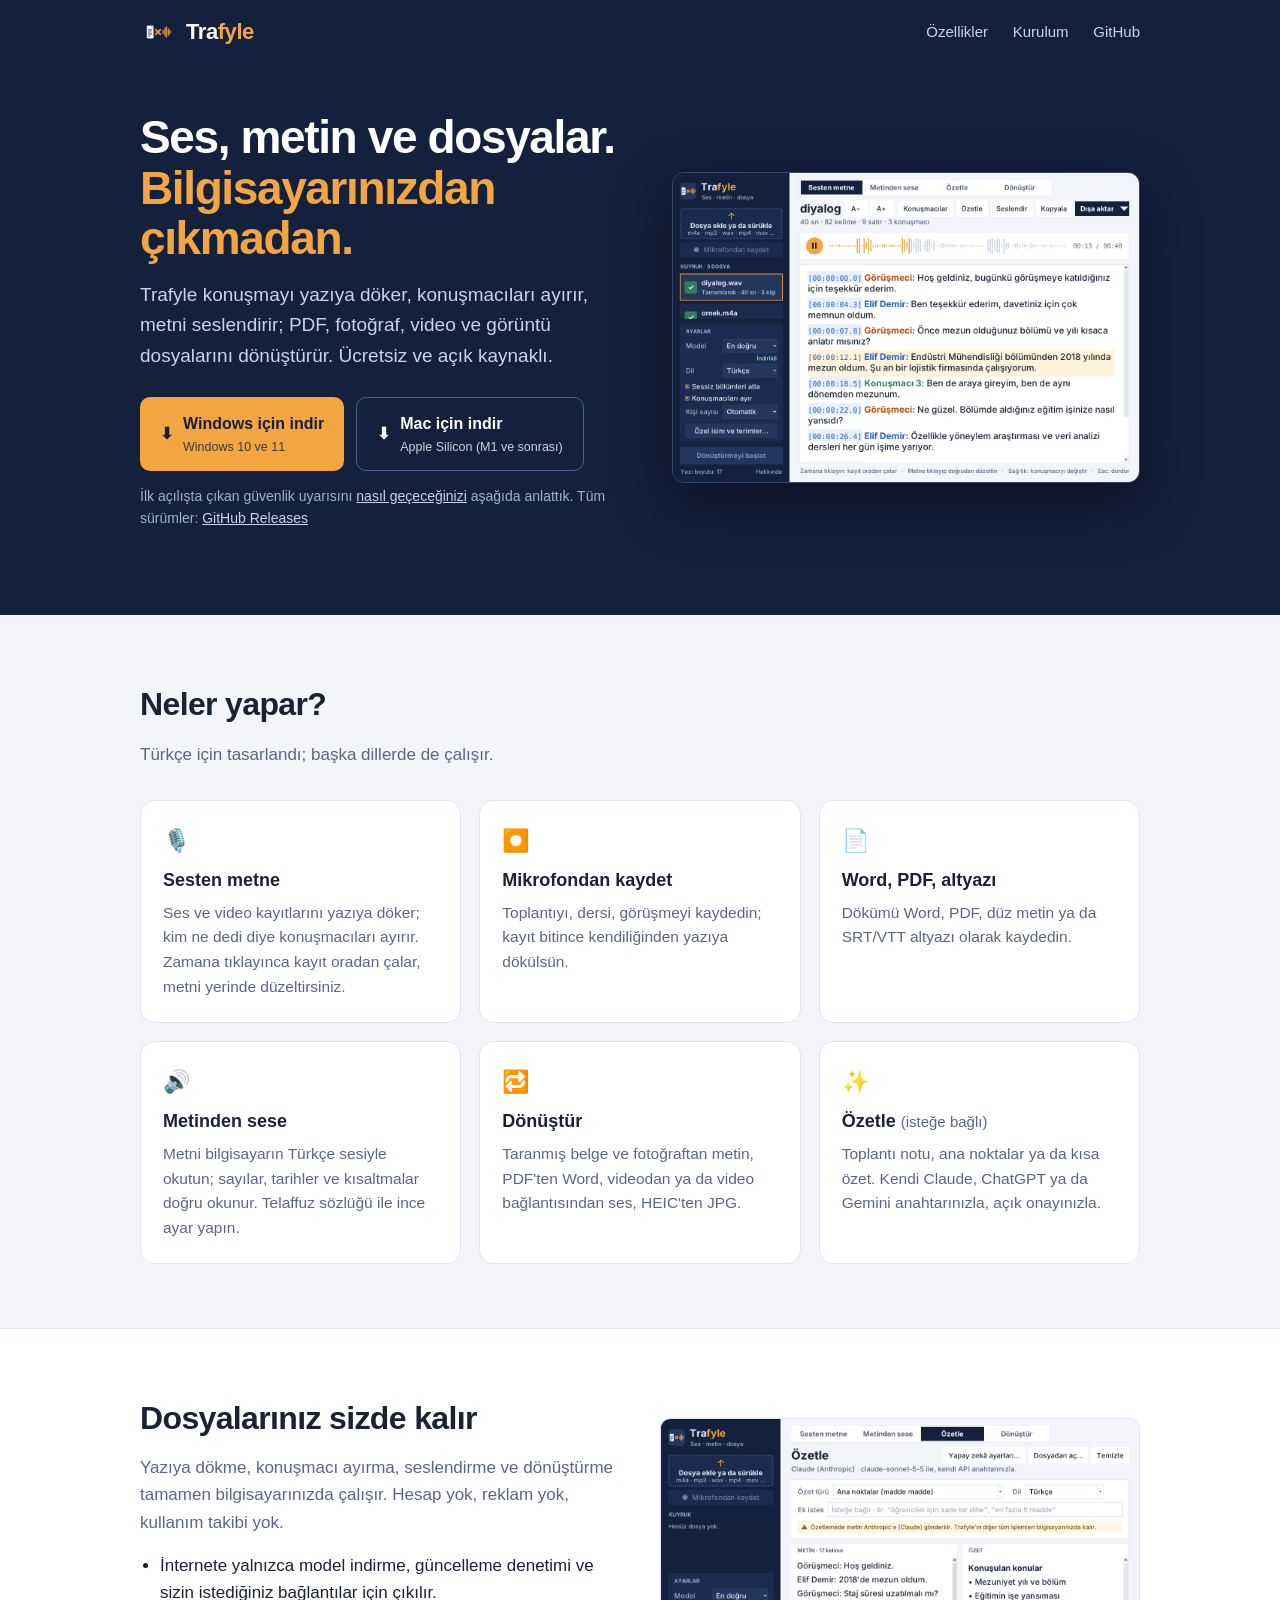
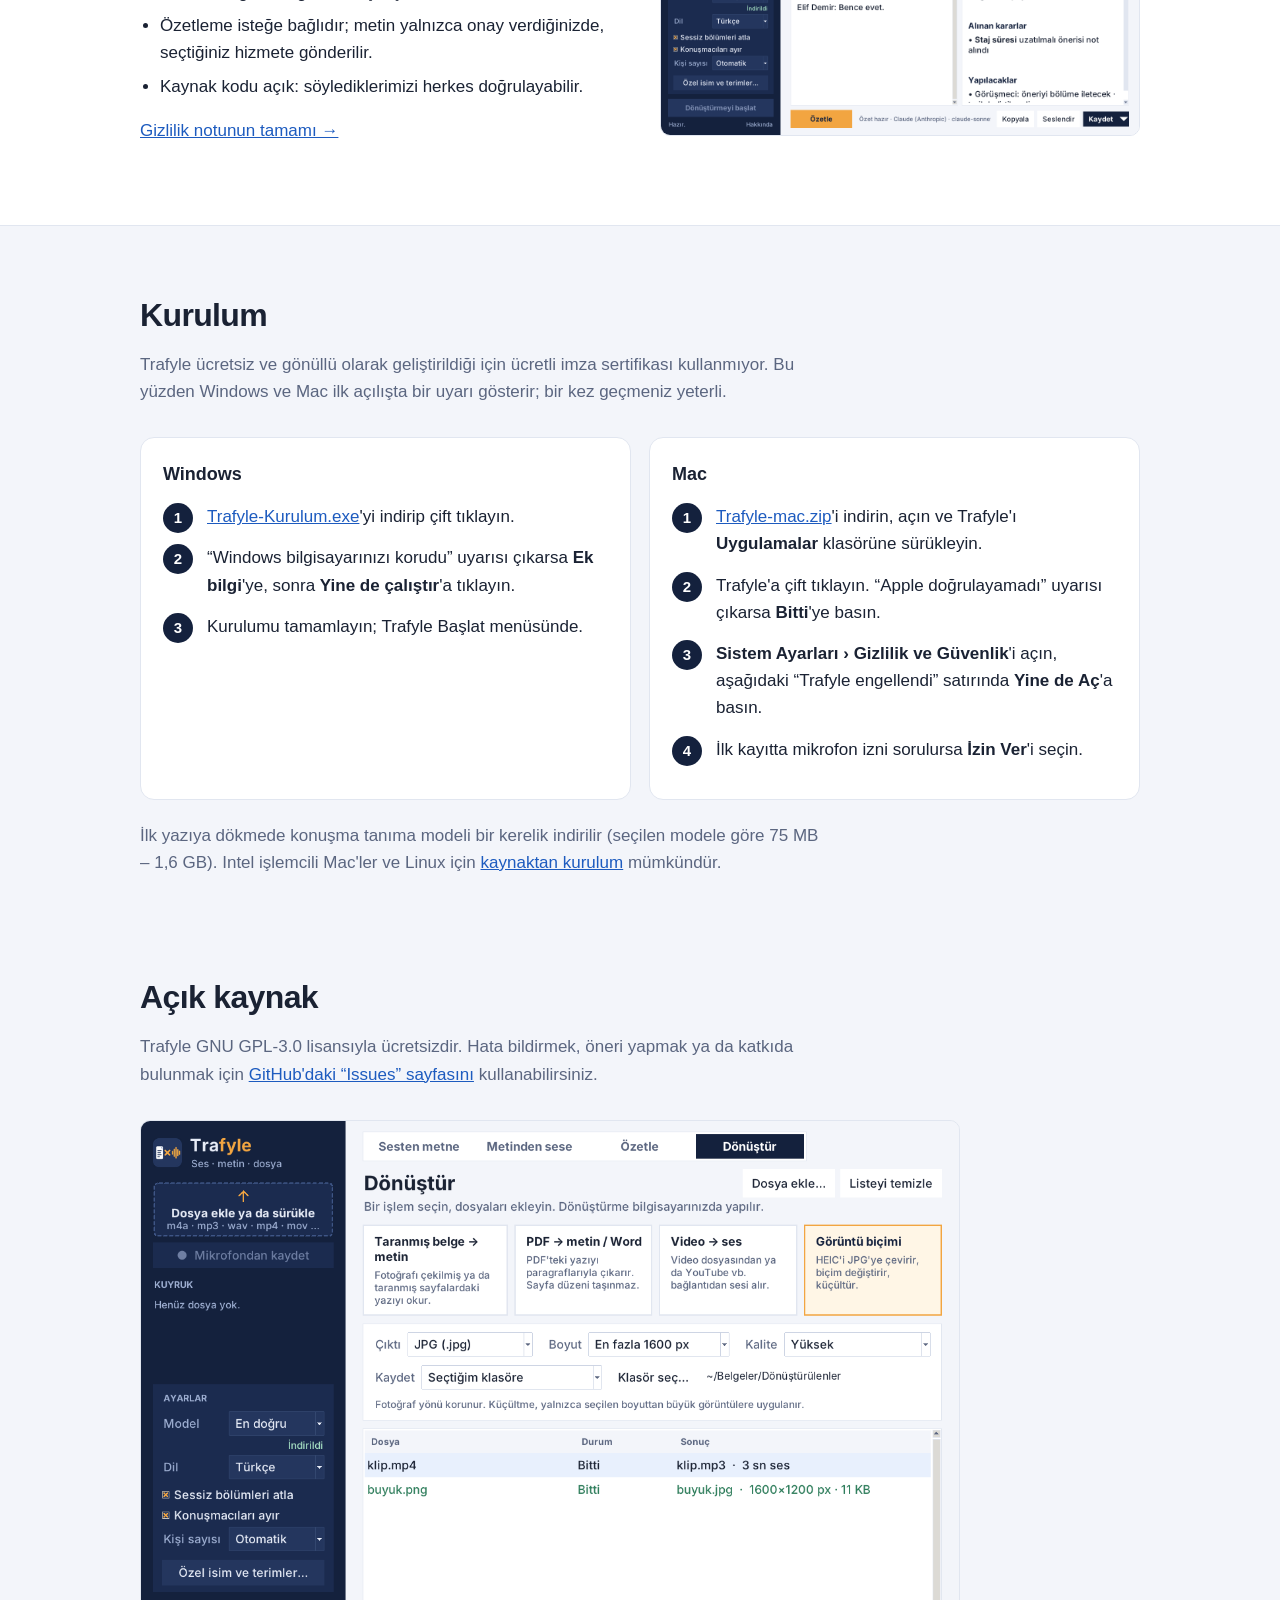
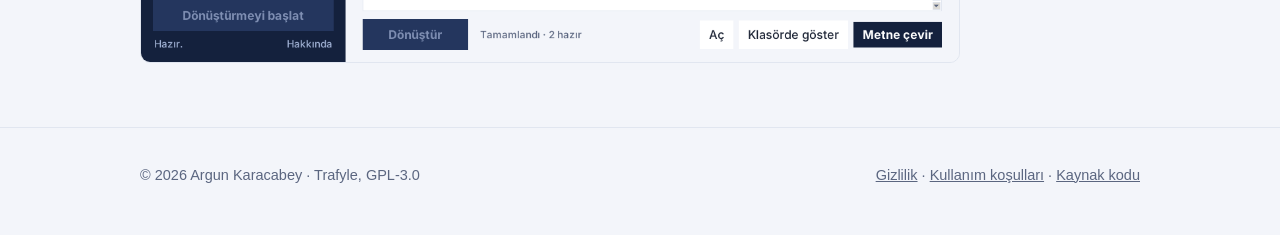
<file: docs/index.html>
<!doctype html>
<html lang="tr">
<head>
<meta charset="utf-8">
<meta name="viewport" content="width=device-width, initial-scale=1">
<title>Trafyle — Ses, metin ve dosya dönüştürücü</title>
<meta name="description" content="Trafyle: konuşmayı yazıya döker, metni seslendirir, PDF, fotoğraf ve videoyu dönüştürür. Ücretsiz, açık kaynak; her şey bilgisayarınızda çalışır.">
<link rel="icon" href="img/favicon.png">
<link rel="stylesheet" href="site.css">
</head>
<body>
<header class="top">
  <div class="wrap">
    <a class="brand" href="./"><img src="img/logo-180.png" alt=""><b>Tra<span>fyle</span></b></a>
    <nav>
      <a href="#ozellikler" class="opt">Özellikler</a>
      <a href="#kurulum">Kurulum</a>
      <a href="https://github.com/aargunk/trafyle">GitHub</a>
    </nav>
  </div>
</header>

<div class="hero">
  <div class="wrap">
    <div>
      <h1>Ses, metin ve dosyalar.<br><em>Bilgisayarınızdan çıkmadan.</em></h1>
      <p class="lead">Trafyle konuşmayı yazıya döker, konuşmacıları ayırır, metni seslendirir; PDF, fotoğraf, video ve
        görüntü dosyalarını dönüştürür. Ücretsiz ve açık kaynaklı.</p>
      <div class="btns">
        <a class="btn primary" href="https://github.com/aargunk/trafyle/releases/latest/download/Trafyle-Kurulum.exe">
          <span>⬇</span><span>Windows için indir<small>Windows 10 ve 11</small></span></a>
        <a class="btn ghost" href="https://github.com/aargunk/trafyle/releases/latest/download/Trafyle-mac.zip">
          <span>⬇</span><span>Mac için indir<small>Apple Silicon (M1 ve sonrası)</small></span></a>
      </div>
      <p class="note">İlk açılışta çıkan güvenlik uyarısını <a href="#kurulum">nasıl geçeceğinizi</a> aşağıda anlattık.
        Tüm sürümler: <a href="https://github.com/aargunk/trafyle/releases">GitHub Releases</a></p>
    </div>
    <img class="shot" src="img/ekran-yazi.png" alt="Trafyle: konuşmacılara ayrılmış döküm ekranı">
  </div>
</div>

<section id="ozellikler">
  <div class="wrap">
    <h2>Neler yapar?</h2>
    <p class="sub">Türkçe için tasarlandı; başka dillerde de çalışır.</p>
    <div class="grid">
      <div class="card"><div class="ico">🎙️</div><h3>Sesten metne</h3>
        <p>Ses ve video kayıtlarını yazıya döker; kim ne dedi diye konuşmacıları ayırır. Zamana tıklayınca kayıt oradan çalar, metni yerinde düzeltirsiniz.</p></div>
      <div class="card"><div class="ico">⏺️</div><h3>Mikrofondan kaydet</h3>
        <p>Toplantıyı, dersi, görüşmeyi kaydedin; kayıt bitince kendiliğinden yazıya dökülsün.</p></div>
      <div class="card"><div class="ico">📄</div><h3>Word, PDF, altyazı</h3>
        <p>Dökümü Word, PDF, düz metin ya da SRT/VTT altyazı olarak kaydedin.</p></div>
      <div class="card"><div class="ico">🔊</div><h3>Metinden sese</h3>
        <p>Metni bilgisayarın Türkçe sesiyle okutun; sayılar, tarihler ve kısaltmalar doğru okunur. Telaffuz sözlüğü ile ince ayar yapın.</p></div>
      <div class="card"><div class="ico">🔁</div><h3>Dönüştür</h3>
        <p>Taranmış belge ve fotoğraftan metin, PDF'ten Word, videodan ya da video bağlantısından ses, HEIC'ten JPG.</p></div>
      <div class="card"><div class="ico">✨</div><h3>Özetle <small style="font-weight:500;color:var(--muted)">(isteğe bağlı)</small></h3>
        <p>Toplantı notu, ana noktalar ya da kısa özet. Kendi Claude, ChatGPT ya da Gemini anahtarınızla, açık onayınızla.</p></div>
    </div>
  </div>
</section>

<section class="privacy">
  <div class="wrap">
    <div>
      <h2>Dosyalarınız sizde kalır</h2>
      <p class="sub" style="margin-bottom:16px">Yazıya dökme, konuşmacı ayırma, seslendirme ve dönüştürme tamamen bilgisayarınızda çalışır.
        Hesap yok, reklam yok, kullanım takibi yok.</p>
      <ul>
        <li>İnternete yalnızca model indirme, güncelleme denetimi ve sizin istediğiniz bağlantılar için çıkılır.</li>
        <li>Özetleme isteğe bağlıdır; metin yalnızca onay verdiğinizde, seçtiğiniz hizmete gönderilir.</li>
        <li>Kaynak kodu açık: söylediklerimizi herkes doğrulayabilir.</li>
      </ul>
      <p><a href="gizlilik.html">Gizlilik notunun tamamı →</a></p>
    </div>
    <div class="shots" style="grid-template-columns:1fr">
      <img src="img/ekran-ozet.png" alt="Özetle ekranı">
    </div>
  </div>
</section>

<section id="kurulum">
  <div class="wrap">
    <h2>Kurulum</h2>
    <p class="sub">Trafyle ücretsiz ve gönüllü olarak geliştirildiği için ücretli imza sertifikası kullanmıyor.
      Bu yüzden Windows ve Mac ilk açılışta bir uyarı gösterir; bir kez geçmeniz yeterli.</p>
    <div class="two">
      <div class="card">
        <h3>Windows</h3>
        <ol class="steps">
          <li><a href="https://github.com/aargunk/trafyle/releases/latest/download/Trafyle-Kurulum.exe">Trafyle-Kurulum.exe</a>'yi indirip çift tıklayın.</li>
          <li>“Windows bilgisayarınızı korudu” uyarısı çıkarsa <b>Ek bilgi</b>'ye, sonra <b>Yine de çalıştır</b>'a tıklayın.</li>
          <li>Kurulumu tamamlayın; Trafyle Başlat menüsünde.</li>
        </ol>
      </div>
      <div class="card">
        <h3>Mac</h3>
        <ol class="steps">
          <li><a href="https://github.com/aargunk/trafyle/releases/latest/download/Trafyle-mac.zip">Trafyle-mac.zip</a>'i indirin, açın ve Trafyle'ı <b>Uygulamalar</b> klasörüne sürükleyin.</li>
          <li>Trafyle'a çift tıklayın. “Apple doğrulayamadı” uyarısı çıkarsa <b>Bitti</b>'ye basın.</li>
          <li><b>Sistem Ayarları › Gizlilik ve Güvenlik</b>'i açın, aşağıdaki “Trafyle engellendi” satırında <b>Yine de Aç</b>'a basın.</li>
          <li>İlk kayıtta mikrofon izni sorulursa <b>İzin Ver</b>'i seçin.</li>
        </ol>
      </div>
    </div>
    <p class="sub" style="margin-top:22px">İlk yazıya dökmede konuşma tanıma modeli bir kerelik indirilir (seçilen modele göre 75 MB – 1,6 GB).
      Intel işlemcili Mac'ler ve Linux için <a href="https://github.com/aargunk/trafyle#kaynaktan-kurulum">kaynaktan kurulum</a> mümkündür.</p>
  </div>
</section>

<section style="padding-top:0">
  <div class="wrap">
    <h2>Açık kaynak</h2>
    <p class="sub">Trafyle GNU GPL-3.0 lisansıyla ücretsizdir. Hata bildirmek, öneri yapmak ya da katkıda bulunmak için
      <a href="https://github.com/aargunk/trafyle/issues">GitHub'daki “Issues” sayfasını</a> kullanabilirsiniz.</p>
    <div class="shots" style="grid-template-columns:1fr;max-width:820px"><img src="img/ekran-donustur.png" alt="Dönüştür ekranı"></div>
  </div>
</section>

<footer>
  <div class="wrap">
    <span>© 2026 Argun Karacabey · Trafyle, GPL-3.0</span>
    <span><a href="gizlilik.html">Gizlilik</a> · <a href="kosullar.html">Kullanım koşulları</a> · <a href="https://github.com/aargunk/trafyle">Kaynak kodu</a></span>
  </div>
</footer>
</body>
</html>
</file>
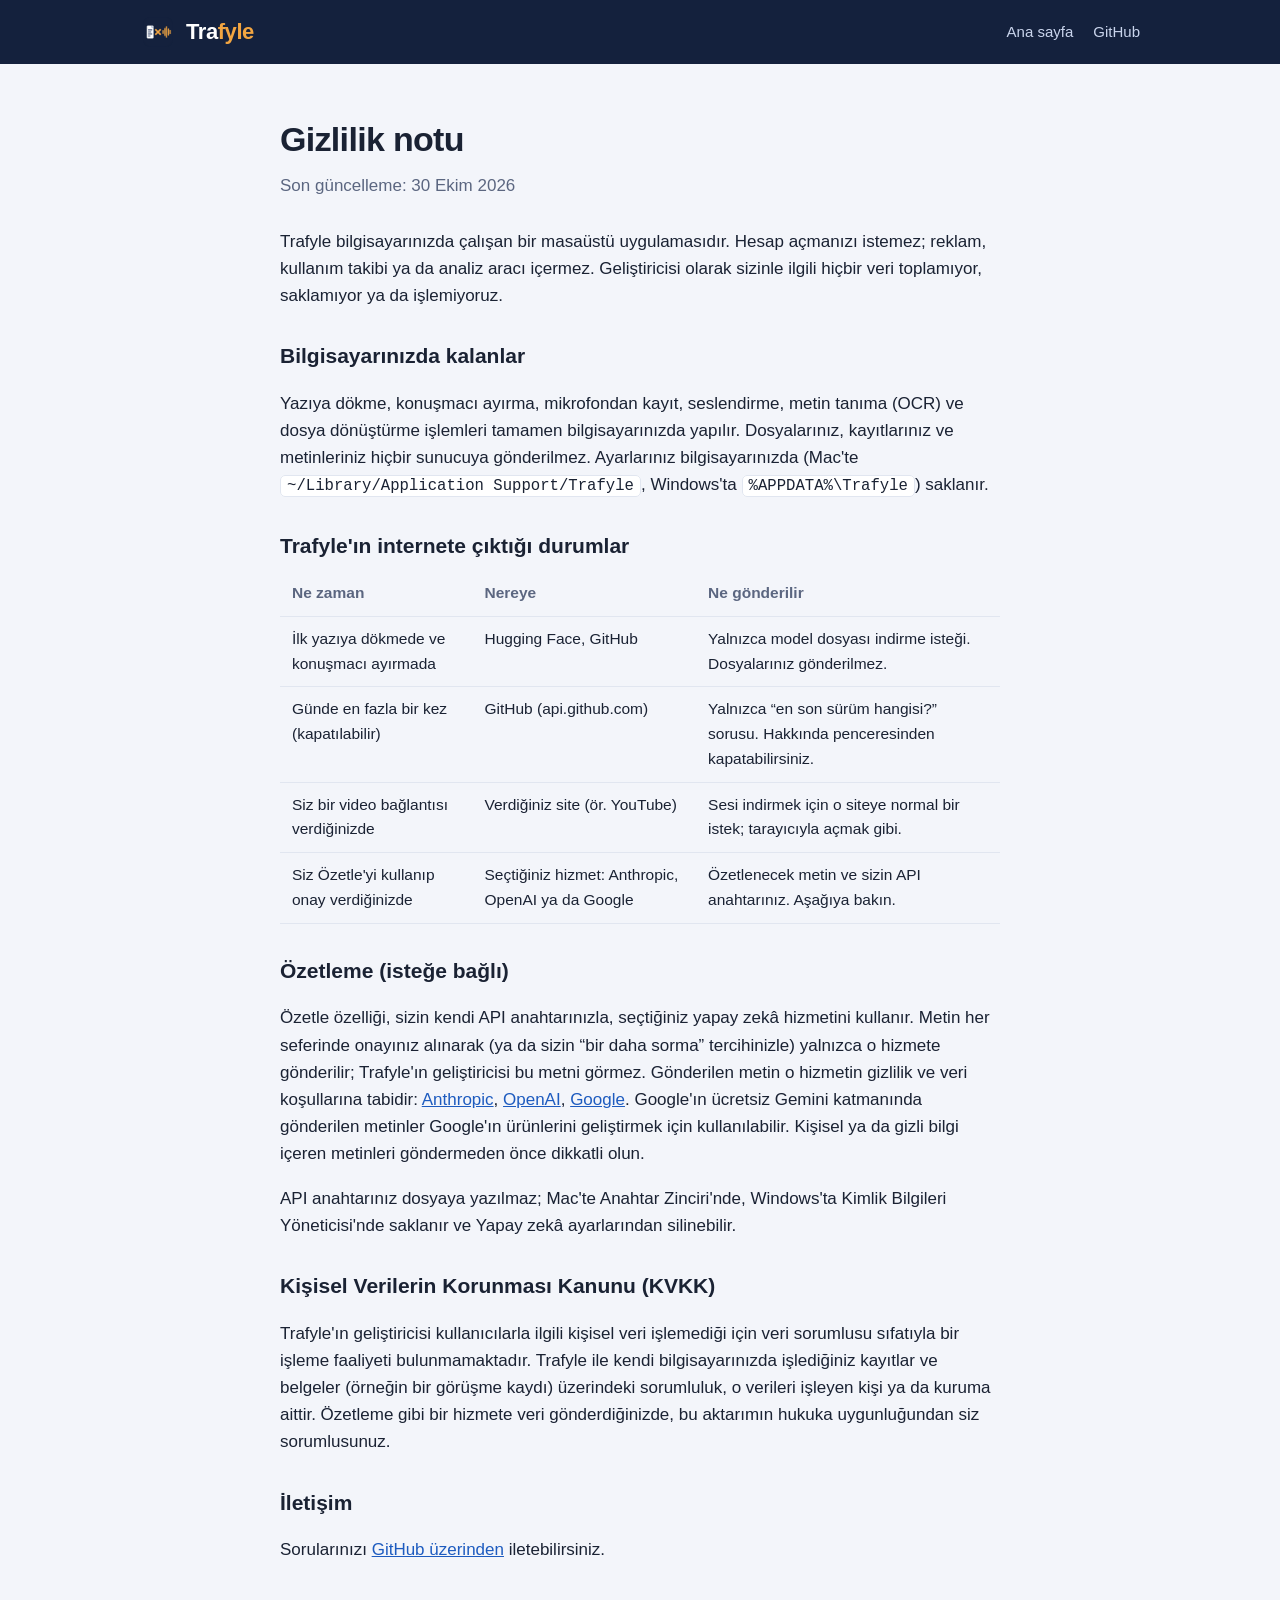
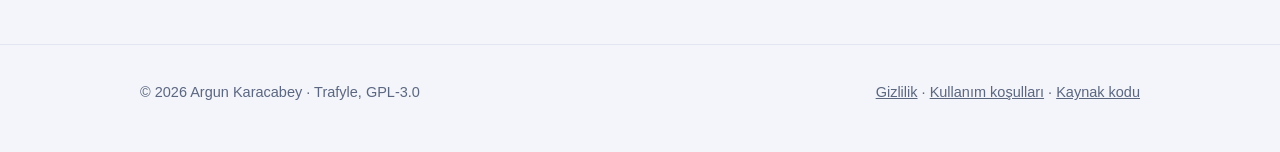
<file: docs/gizlilik.html>
<!doctype html>
<html lang="tr">
<head>
<meta charset="utf-8">
<meta name="viewport" content="width=device-width, initial-scale=1">
<title>Gizlilik — Trafyle</title>
<link rel="icon" href="img/favicon.png">
<link rel="stylesheet" href="site.css">
</head>
<body>
<header class="top">
  <div class="wrap">
    <a class="brand" href="./"><img src="img/logo-180.png" alt=""><b>Tra<span>fyle</span></b></a>
    <nav><a href="./">Ana sayfa</a><a href="https://github.com/aargunk/trafyle">GitHub</a></nav>
  </div>
</header>
<main class="doc">
<h1>Gizlilik notu</h1>
<p class="date">Son güncelleme: 30 Ekim 2026</p>

<p>Trafyle bilgisayarınızda çalışan bir masaüstü uygulamasıdır. Hesap açmanızı istemez; reklam, kullanım takibi
ya da analiz aracı içermez. Geliştiricisi olarak sizinle ilgili hiçbir veri toplamıyor, saklamıyor ya da işlemiyoruz.</p>

<h2>Bilgisayarınızda kalanlar</h2>
<p>Yazıya dökme, konuşmacı ayırma, mikrofondan kayıt, seslendirme, metin tanıma (OCR) ve dosya dönüştürme işlemleri
tamamen bilgisayarınızda yapılır. Dosyalarınız, kayıtlarınız ve metinleriniz hiçbir sunucuya gönderilmez.
Ayarlarınız bilgisayarınızda (Mac'te <code>~/Library/Application Support/Trafyle</code>, Windows'ta
<code>%APPDATA%\Trafyle</code>) saklanır.</p>

<h2>Trafyle'ın internete çıktığı durumlar</h2>
<table>
  <tr><th>Ne zaman</th><th>Nereye</th><th>Ne gönderilir</th></tr>
  <tr><td>İlk yazıya dökmede ve konuşmacı ayırmada</td><td>Hugging Face, GitHub</td>
      <td>Yalnızca model dosyası indirme isteği. Dosyalarınız gönderilmez.</td></tr>
  <tr><td>Günde en fazla bir kez (kapatılabilir)</td><td>GitHub (api.github.com)</td>
      <td>Yalnızca “en son sürüm hangisi?” sorusu. Hakkında penceresinden kapatabilirsiniz.</td></tr>
  <tr><td>Siz bir video bağlantısı verdiğinizde</td><td>Verdiğiniz site (ör. YouTube)</td>
      <td>Sesi indirmek için o siteye normal bir istek; tarayıcıyla açmak gibi.</td></tr>
  <tr><td>Siz Özetle'yi kullanıp onay verdiğinizde</td><td>Seçtiğiniz hizmet: Anthropic, OpenAI ya da Google</td>
      <td>Özetlenecek metin ve sizin API anahtarınız. Aşağıya bakın.</td></tr>
</table>

<h2>Özetleme (isteğe bağlı)</h2>
<p>Özetle özelliği, sizin kendi API anahtarınızla, seçtiğiniz yapay zekâ hizmetini kullanır. Metin her seferinde
onayınız alınarak (ya da sizin “bir daha sorma” tercihinizle) yalnızca o hizmete gönderilir; Trafyle'ın geliştiricisi
bu metni görmez. Gönderilen metin o hizmetin gizlilik ve veri koşullarına tabidir:
<a href="https://www.anthropic.com/legal/privacy">Anthropic</a>,
<a href="https://openai.com/policies/privacy-policy">OpenAI</a>,
<a href="https://policies.google.com/privacy">Google</a>. Google'ın ücretsiz Gemini katmanında gönderilen metinler
Google'ın ürünlerini geliştirmek için kullanılabilir. Kişisel ya da gizli bilgi içeren metinleri göndermeden önce
dikkatli olun.</p>
<p>API anahtarınız dosyaya yazılmaz; Mac'te Anahtar Zinciri'nde, Windows'ta Kimlik Bilgileri Yöneticisi'nde saklanır
ve Yapay zekâ ayarlarından silinebilir.</p>

<h2>Kişisel Verilerin Korunması Kanunu (KVKK)</h2>
<p>Trafyle'ın geliştiricisi kullanıcılarla ilgili kişisel veri işlemediği için veri sorumlusu sıfatıyla bir işleme
faaliyeti bulunmamaktadır. Trafyle ile kendi bilgisayarınızda işlediğiniz kayıtlar ve belgeler (örneğin bir görüşme
kaydı) üzerindeki sorumluluk, o verileri işleyen kişi ya da kuruma aittir. Özetleme gibi bir hizmete veri
gönderdiğinizde, bu aktarımın hukuka uygunluğundan siz sorumlusunuz.</p>

<h2>İletişim</h2>
<p>Sorularınızı <a href="https://github.com/aargunk/trafyle/issues">GitHub üzerinden</a> iletebilirsiniz.</p>
</main>
<footer>
  <div class="wrap">
    <span>© 2026 Argun Karacabey · Trafyle, GPL-3.0</span>
    <span><a href="gizlilik.html">Gizlilik</a> · <a href="kosullar.html">Kullanım koşulları</a> · <a href="https://github.com/aargunk/trafyle">Kaynak kodu</a></span>
  </div>
</footer>
</body>
</html>
</file>
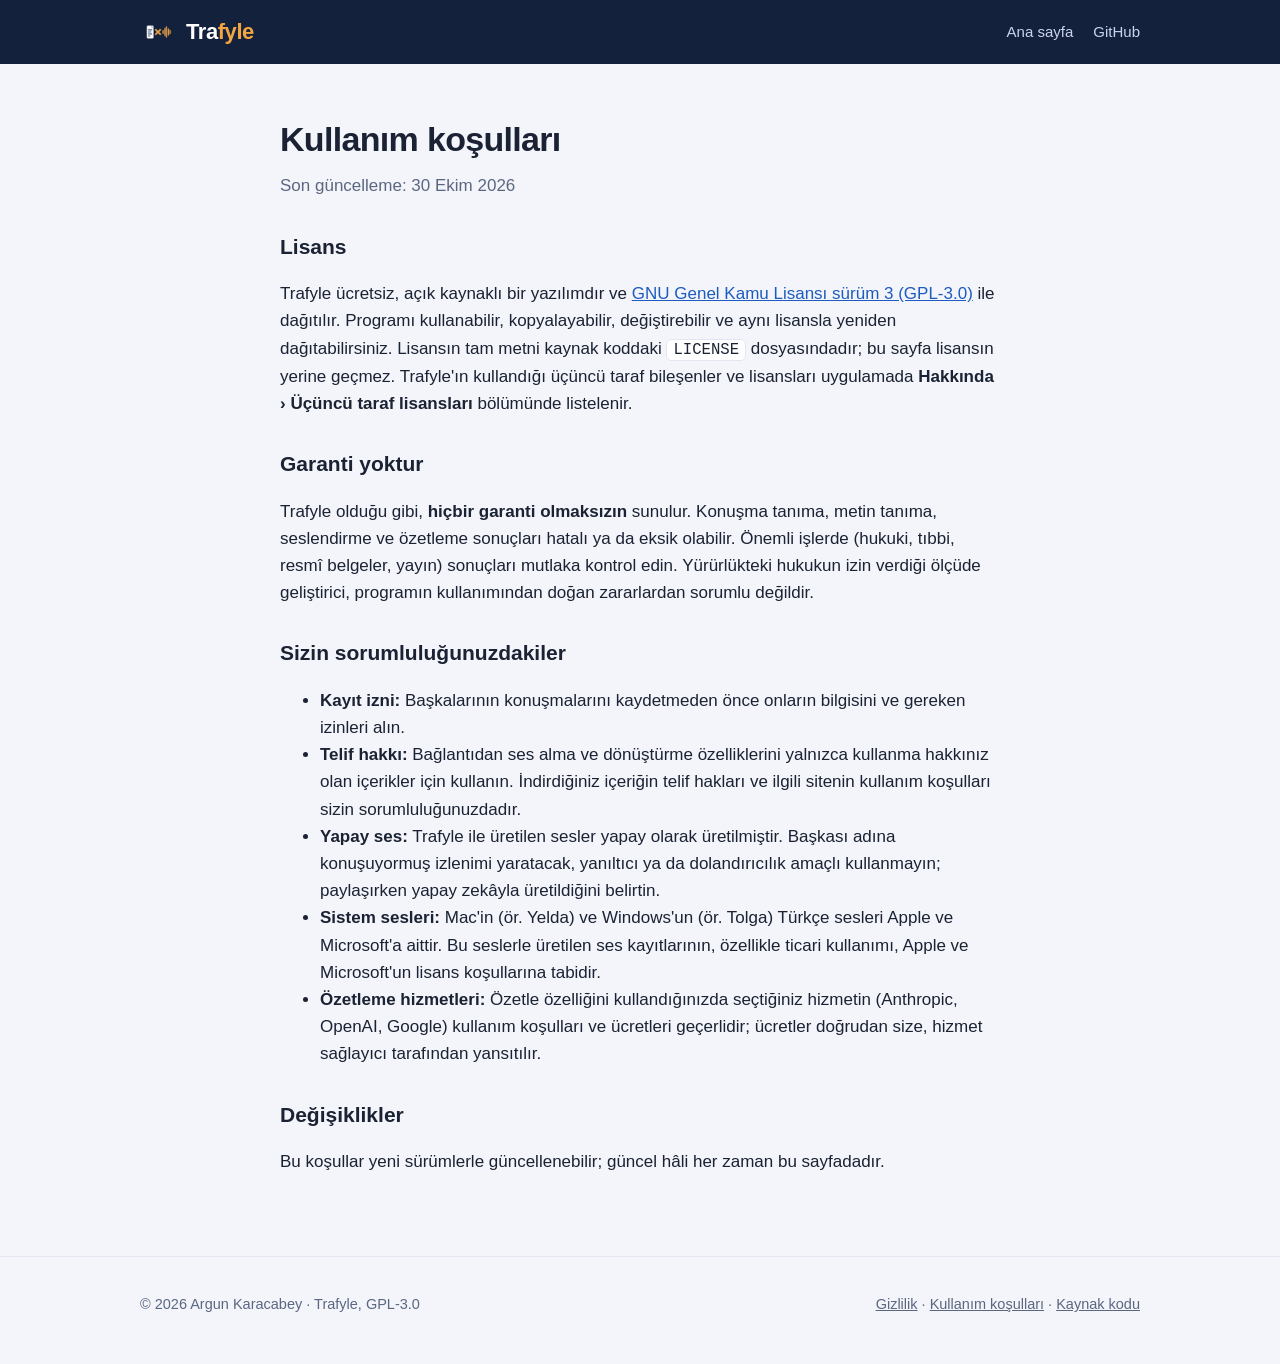
<file: docs/kosullar.html>
<!doctype html>
<html lang="tr">
<head>
<meta charset="utf-8">
<meta name="viewport" content="width=device-width, initial-scale=1">
<title>Kullanım koşulları — Trafyle</title>
<link rel="icon" href="img/favicon.png">
<link rel="stylesheet" href="site.css">
</head>
<body>
<header class="top">
  <div class="wrap">
    <a class="brand" href="./"><img src="img/logo-180.png" alt=""><b>Tra<span>fyle</span></b></a>
    <nav><a href="./">Ana sayfa</a><a href="https://github.com/aargunk/trafyle">GitHub</a></nav>
  </div>
</header>
<main class="doc">
<h1>Kullanım koşulları</h1>
<p class="date">Son güncelleme: 30 Ekim 2026</p>

<h2>Lisans</h2>
<p>Trafyle ücretsiz, açık kaynaklı bir yazılımdır ve <a href="https://www.gnu.org/licenses/gpl-3.0.html">GNU Genel Kamu
Lisansı sürüm 3 (GPL-3.0)</a> ile dağıtılır. Programı kullanabilir, kopyalayabilir, değiştirebilir ve aynı lisansla
yeniden dağıtabilirsiniz. Lisansın tam metni kaynak koddaki <code>LICENSE</code> dosyasındadır; bu sayfa lisansın
yerine geçmez. Trafyle'ın kullandığı üçüncü taraf bileşenler ve lisansları uygulamada <b>Hakkında › Üçüncü taraf
lisansları</b> bölümünde listelenir.</p>

<h2>Garanti yoktur</h2>
<p>Trafyle olduğu gibi, <b>hiçbir garanti olmaksızın</b> sunulur. Konuşma tanıma, metin tanıma, seslendirme ve özetleme
sonuçları hatalı ya da eksik olabilir. Önemli işlerde (hukuki, tıbbi, resmî belgeler, yayın) sonuçları mutlaka kontrol
edin. Yürürlükteki hukukun izin verdiği ölçüde geliştirici, programın kullanımından doğan zararlardan sorumlu değildir.</p>

<h2>Sizin sorumluluğunuzdakiler</h2>
<ul>
  <li><b>Kayıt izni:</b> Başkalarının konuşmalarını kaydetmeden önce onların bilgisini ve gereken izinleri alın.</li>
  <li><b>Telif hakkı:</b> Bağlantıdan ses alma ve dönüştürme özelliklerini yalnızca kullanma hakkınız olan içerikler için
    kullanın. İndirdiğiniz içeriğin telif hakları ve ilgili sitenin kullanım koşulları sizin sorumluluğunuzdadır.</li>
  <li><b>Yapay ses:</b> Trafyle ile üretilen sesler yapay olarak üretilmiştir. Başkası adına konuşuyormuş izlenimi
    yaratacak, yanıltıcı ya da dolandırıcılık amaçlı kullanmayın; paylaşırken yapay zekâyla üretildiğini belirtin.</li>
  <li><b>Sistem sesleri:</b> Mac'in (ör. Yelda) ve Windows'un (ör. Tolga) Türkçe sesleri Apple ve Microsoft'a aittir.
    Bu seslerle üretilen ses kayıtlarının, özellikle ticari kullanımı, Apple ve Microsoft'un lisans koşullarına tabidir.</li>
  <li><b>Özetleme hizmetleri:</b> Özetle özelliğini kullandığınızda seçtiğiniz hizmetin (Anthropic, OpenAI, Google)
    kullanım koşulları ve ücretleri geçerlidir; ücretler doğrudan size, hizmet sağlayıcı tarafından yansıtılır.</li>
</ul>

<h2>Değişiklikler</h2>
<p>Bu koşullar yeni sürümlerle güncellenebilir; güncel hâli her zaman bu sayfadadır.</p>
</main>
<footer>
  <div class="wrap">
    <span>© 2026 Argun Karacabey · Trafyle, GPL-3.0</span>
    <span><a href="gizlilik.html">Gizlilik</a> · <a href="kosullar.html">Kullanım koşulları</a> · <a href="https://github.com/aargunk/trafyle">Kaynak kodu</a></span>
  </div>
</footer>
</body>
</html>
</file>
<file: docs/site.css>
:root {
  --navy: #14213D; --navy2: #1B2B4F; --navy3: #24365E;
  --amber: #F2A541; --amber-dark: #E0922B;
  --bg: #F3F5FA; --card: #FFFFFF; --line: #E1E6F0;
  --text: #1A2233; --muted: #5B6680; --link: #1D5BBF; --green: #2E7D5B;
}
@media (prefers-color-scheme: dark) {
  :root { --bg: #0E1628; --card: #16213A; --line: #263556; --text: #E7ECF7; --muted: #9FB0D3; --link: #8DB4F5; --green: #7FD1A8; }
}
* { box-sizing: border-box; }
html { -webkit-text-size-adjust: 100%; }
body {
  margin: 0; background: var(--bg); color: var(--text);
  font: 17px/1.6 -apple-system, BlinkMacSystemFont, "Segoe UI", "Helvetica Neue", Arial, sans-serif;
}
a { color: var(--link); }
.wrap { max-width: 1040px; margin: 0 auto; padding: 0 20px; }
header.top { background: var(--navy); color: #fff; }
header.top .wrap { display: flex; align-items: center; justify-content: space-between; height: 64px; }
.brand { display: flex; align-items: center; gap: 10px; color: #fff; text-decoration: none; font-weight: 800; font-size: 22px; letter-spacing: -0.02em; }
.brand img { width: 36px; height: 36px; }
.brand span { color: var(--amber); }
.brand b { font-weight: 800; }
nav a { color: #C9D4EC; text-decoration: none; margin-left: 20px; font-size: 15px; }
nav a:hover { color: #fff; }
.hero { background: var(--navy); color: #fff; padding: 48px 0 72px; }
.hero .wrap { display: grid; grid-template-columns: 1.05fr 1fr; gap: 40px; align-items: center; }
.hero h1 { font-size: 46px; line-height: 1.1; margin: 0 0 16px; letter-spacing: -0.03em; }
.hero h1 em { font-style: normal; color: var(--amber); }
.hero p.lead { font-size: 19px; color: #C9D4EC; margin: 0 0 26px; }
.hero img.shot { width: 100%; border-radius: 12px; box-shadow: 0 20px 60px rgba(0,0,0,.45); border: 1px solid #33476F; }
.btns { display: flex; flex-wrap: wrap; gap: 12px; }
.btn { display: inline-flex; align-items: center; gap: 10px; padding: 13px 20px; border-radius: 10px; font-weight: 700; text-decoration: none; font-size: 16px; }
.btn.primary { background: var(--amber); color: var(--navy); }
.btn.primary:hover { background: var(--amber-dark); }
.btn.ghost { border: 1.5px solid #4A6194; color: #fff; }
.btn small { display: block; font-weight: 500; font-size: 12.5px; opacity: .8; }
.note { font-size: 14px; color: #9FB0D3; margin-top: 14px; }
.note a { color: #C9D4EC; }
section { padding: 64px 0; }
section h2 { font-size: 32px; letter-spacing: -0.02em; margin: 0 0 10px; }
section p.sub { color: var(--muted); margin: 0 0 32px; max-width: 680px; }
.grid { display: grid; grid-template-columns: repeat(3, 1fr); gap: 18px; }
.card { background: var(--card); border: 1px solid var(--line); border-radius: 14px; padding: 22px; }
.card h3 { margin: 0 0 6px; font-size: 18px; }
.card p { margin: 0; color: var(--muted); font-size: 15.5px; }
.card .ico { font-size: 22px; margin-bottom: 8px; }
.privacy { background: var(--card); border-top: 1px solid var(--line); border-bottom: 1px solid var(--line); }
.privacy .wrap { display: grid; grid-template-columns: 1fr 1fr; gap: 40px; align-items: center; }
.privacy ul { padding-left: 20px; margin: 0; }
.privacy li { margin: 6px 0; }
.shots { display: grid; grid-template-columns: 1fr 1fr; gap: 18px; }
.shots img { width: 100%; border-radius: 10px; border: 1px solid var(--line); }
.steps { counter-reset: s; list-style: none; padding: 0; margin: 0; }
.steps li { counter-increment: s; position: relative; padding-left: 44px; margin: 14px 0; }
.steps li::before { content: counter(s); position: absolute; left: 0; top: 0; width: 30px; height: 30px; border-radius: 50%; background: var(--navy); color: #fff; display: grid; place-items: center; font-weight: 700; font-size: 15px; }
@media (prefers-color-scheme: dark) { .steps li::before { background: var(--amber); color: var(--navy); } }
.two { display: grid; grid-template-columns: 1fr 1fr; gap: 18px; }
footer { padding: 36px 0 48px; color: var(--muted); font-size: 14.5px; border-top: 1px solid var(--line); }
footer .wrap { display: flex; flex-wrap: wrap; justify-content: space-between; gap: 12px; }
footer a { color: var(--muted); }
.doc { max-width: 760px; margin: 0 auto; padding: 48px 20px 64px; }
.doc h1 { font-size: 34px; letter-spacing: -0.02em; margin: 0 0 6px; }
.doc .date { color: var(--muted); margin: 0 0 28px; }
.doc h2 { font-size: 21px; margin: 30px 0 8px; }
.doc table { border-collapse: collapse; width: 100%; font-size: 15.5px; }
.doc th, .doc td { text-align: left; vertical-align: top; padding: 10px 12px; border-bottom: 1px solid var(--line); }
.doc th { color: var(--muted); font-weight: 600; }
code { background: var(--card); border: 1px solid var(--line); padding: 1px 6px; border-radius: 5px; font-size: .92em; }
@media (max-width: 820px) {
  .hero .wrap, .privacy .wrap, .shots, .two { grid-template-columns: 1fr; }
  .grid { grid-template-columns: 1fr; }
  .hero h1 { font-size: 36px; }
  nav a.opt { display: none; }
}
</file>
